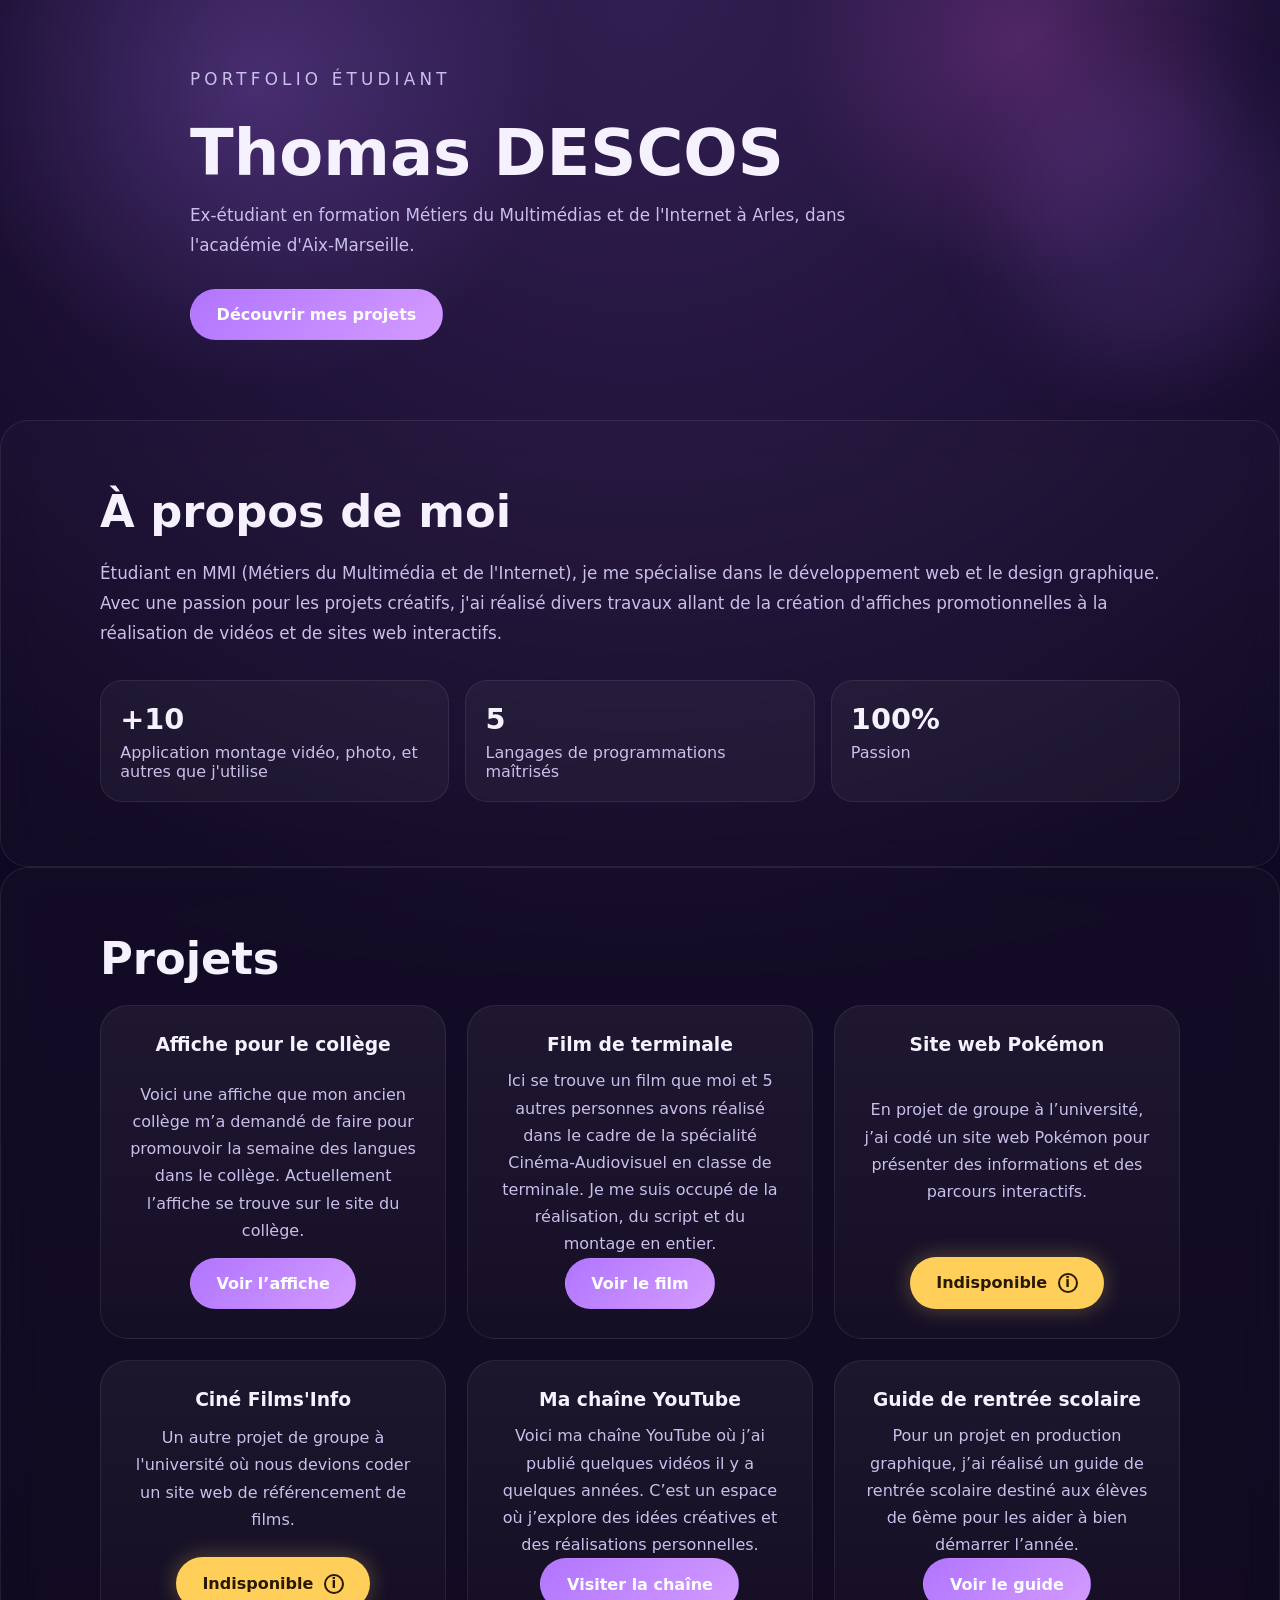
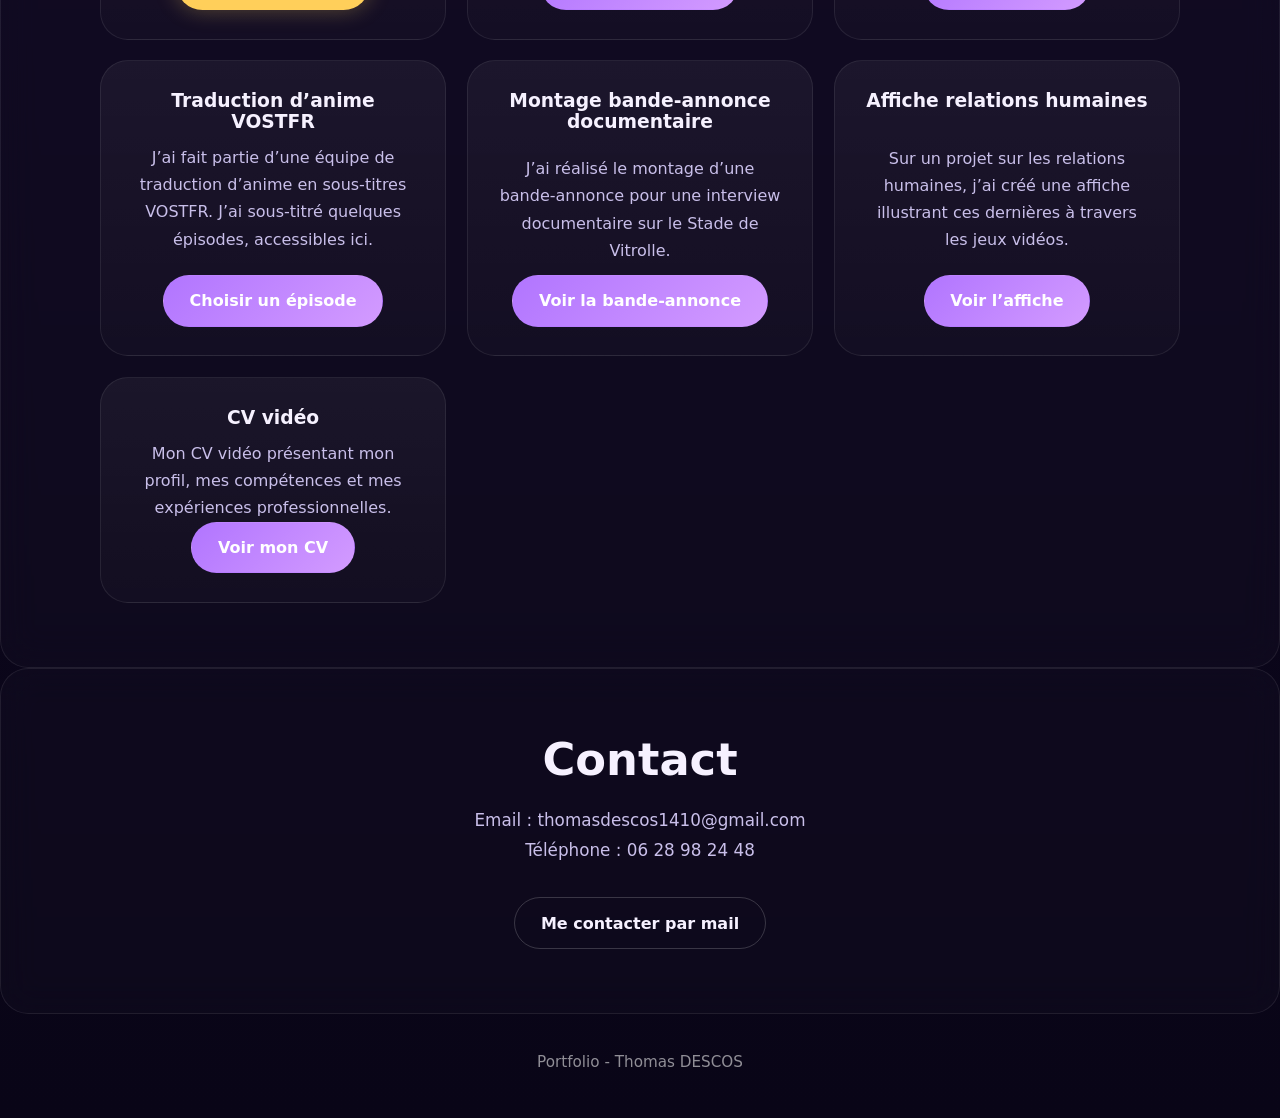
<file: index.html>
<!DOCTYPE html>
<html lang="fr">
<head>
  <meta charset="UTF-8" />
  <meta name="viewport" content="width=device-width, initial-scale=1.0" />
  <title>Portfolio - Thomas DESCOS</title>
  <link rel="stylesheet" href="styles.css" />
</head>
<body>
  <header class="hero">
    <div class="hero-content">
      <p class="eyebrow">Portfolio étudiant</p>
      <h1>Thomas DESCOS</h1>
      <p>Ex-étudiant en formation Métiers du Multimédias et de l'Internet à Arles, dans l'académie d'Aix-Marseille.</p>
      <a href="#projets" class="button">Découvrir mes projets</a>
    </div>
    <div class="hero-decor"></div>
  </header>
  <main>
    <section id="apropos" class="section about">
      <div class="container">
        <h2>À propos de moi</h2>
        <p>Étudiant en MMI (Métiers du Multimédia et de l'Internet), je me spécialise dans le développement web et le design graphique. Avec une passion pour les projets créatifs, j'ai réalisé divers travaux allant de la création d'affiches promotionnelles à la réalisation de vidéos et de sites web interactifs.</p>
        <div class="stats">
          <div>
            <strong>+10</strong>
            <span>Application montage vidéo, photo, et autres que j'utilise</span>
          </div>
          <div>
            <strong>5</strong>
            <span>Langages de programmations maîtrisés</span>
          </div>
          <div>
            <strong>100%</strong>
            <span>Passion</span>
          </div>
        </div>
      </div>
    </section>
    <section id="projets" class="section projects">
      <div class="container">
        <h2>Projets</h2>
        <div class="cards">
          <article class="card">
            <h3>Affiche pour le collège</h3>
            <p>Voici une affiche que mon ancien collège m’a demandé de faire pour promouvoir la semaine des langues dans le collège. Actuellement l’affiche se trouve sur le site du collège.</p>
            <a href="img/affichecollege.png" target="_blank" class="button">Voir l’affiche</a>
          </article>
          <article class="card">
            <h3>Film de terminale</h3>
            <p>Ici se trouve un film que moi et 5 autres personnes avons réalisé dans le cadre de la spécialité Cinéma-Audiovisuel en classe de terminale. Je me suis occupé de la réalisation, du script et du montage en entier.</p>
            <a href="https://youtu.be/QqYcOwtr2Is" target="_blank" class="button">Voir le film</a>
          </article>
          <article class="card">
            <h3>Site web Pokémon</h3>
            <p>En projet de groupe à l’université, j’ai codé un site web Pokémon pour présenter des informations et des parcours interactifs.</p>
            <button type="button" class="bouton-indisponible" aria-haspopup="dialog" aria-controls="fenetre-indisponible">Indisponible <span class="icone-info" aria-hidden="true">i</span></button>
          </article>
          <article class="card">
            <h3>Ciné Films'Info</h3>
            <p>Un autre projet de groupe à l'université où nous devions coder un site web de référencement de films.</p>
            <button type="button" class="bouton-indisponible" aria-haspopup="dialog" aria-controls="fenetre-indisponible">Indisponible <span class="icone-info" aria-hidden="true">i</span></button>
          </article>
          <article class="card">
            <h3>Ma chaîne YouTube</h3>
            <p>Voici ma chaîne YouTube où j’ai publié quelques vidéos il y a quelques années. C’est un espace où j’explore des idées créatives et des réalisations personnelles.</p>
            <a href="https://www.youtube.com/@meyrumiii/videos" target="_blank" class="button">Visiter la chaîne</a>
          </article>
          <article class="card">
            <h3>Guide de rentrée scolaire</h3>
            <p>Pour un projet en production graphique, j’ai réalisé un guide de rentrée scolaire destiné aux élèves de 6ème pour les aider à bien démarrer l’année.</p>
            <a href="Include/descos.pdf" target="_blank" class="button">Voir le guide</a>
          </article>
          <article class="card">
            <h3>Traduction d’anime VOSTFR</h3>
            <p>J’ai fait partie d’une équipe de traduction d’anime en sous-titres VOSTFR. J’ai sous-titré quelques épisodes, accessibles ici.</p>
            <button type="button" class="button choix-episodes" aria-haspopup="dialog" aria-controls="fenetre-episodes">Choisir un épisode</button>
          </article>
          <article class="card">
            <h3>Montage bande-annonce documentaire</h3>
            <p>J’ai réalisé le montage d’une bande-annonce pour une interview documentaire sur le Stade de Vitrolle.</p>
            <a href="https://youtu.be/CJdPYlMrM84" target="_blank" class="button">Voir la bande-annonce</a>
          </article>
          <article class="card">
            <h3>Affiche relations humaines</h3>
            <p>Sur un projet sur les relations humaines, j’ai créé une affiche illustrant ces dernières à travers les jeux vidéos.</p>
            <a href="Include/afficherelation.png" target="_blank" class="button">Voir l’affiche</a>
          </article>
          <article class="card">
            <h3>CV vidéo</h3>
            <p>Mon CV vidéo présentant mon profil, mes compétences et mes expériences professionnelles.</p>
            <a href="https://youtu.be/6aH_HG9uHHE" target="_blank" class="button">Voir mon CV</a>
          </article>
        </div>
      </div>
    </section>
    <section id="contact" class="section contact">
      <div class="container">
        <h2>Contact</h2>
        <p>Email : thomasdescos1410@gmail.com<br>Téléphone : 06 28 98 24 48</p>
        <a href="mailto:thomasdescos1410@gmail.com" class="button outline">Me contacter par mail</a>
      </div>
    </section>
  </main>
  <dialog id="fenetre-episodes" class="fenetre-episodes" aria-labelledby="titre-episodes">
    <h2 id="titre-episodes">Choisir un épisode</h2>
    <div class="liste-episodes">
      <a href="episode.html?episode=1" target="_blank">Épisode 1</a>
      <a href="episode.html?episode=2" target="_blank">Épisode 2</a>
      <a href="episode.html?episode=3" target="_blank">Épisode 3</a>
      <a href="episode.html?episode=4" target="_blank">Épisode 4</a>
      <a href="episode.html?episode=5" target="_blank">Épisode 5</a>
      <a href="episode.html?episode=6" target="_blank">Épisode 6</a>
      <a href="episode.html?episode=7" target="_blank">Épisode 7</a>
      <a href="episode.html?episode=8" target="_blank">Épisode 8</a>
      <a href="episode.html?episode=9" target="_blank">Épisode 9</a>
      <a href="episode.html?episode=10" target="_blank">Épisode 10</a>
    </div>
    <button type="button" class="button fermer-episodes">Fermer</button>
  </dialog>
  <dialog id="fenetre-indisponible" class="fenetre-indisponible" aria-labelledby="message-indisponible">
    <p id="message-indisponible">Site hébergeur indisponible.</p>
    <button type="button" class="button fermer-fenetre">Fermer</button>
  </dialog>
  <footer>
    <p>Portfolio - Thomas DESCOS</p>
  </footer>
  <script>
    const fenetreEpisodes = document.querySelector("#fenetre-episodes");
    document.querySelector(".choix-episodes").addEventListener("click", () => fenetreEpisodes.showModal());
    fenetreEpisodes.querySelector(".fermer-episodes").addEventListener("click", () => fenetreEpisodes.close());
    fenetreEpisodes.addEventListener("click", (event) => {
      if (event.target === fenetreEpisodes) fenetreEpisodes.close();
    });
    const fenetreIndisponible = document.querySelector("#fenetre-indisponible");
    document.querySelectorAll(".bouton-indisponible").forEach((button) => {
      button.addEventListener("click", () => fenetreIndisponible.showModal());
    });
    fenetreIndisponible.querySelector(".fermer-fenetre").addEventListener("click", () => {
      fenetreIndisponible.close();
    });
    fenetreIndisponible.addEventListener("click", (event) => {
      if (event.target === fenetreIndisponible) fenetreIndisponible.close();
    });
  </script>
</body>
</html>
</file>
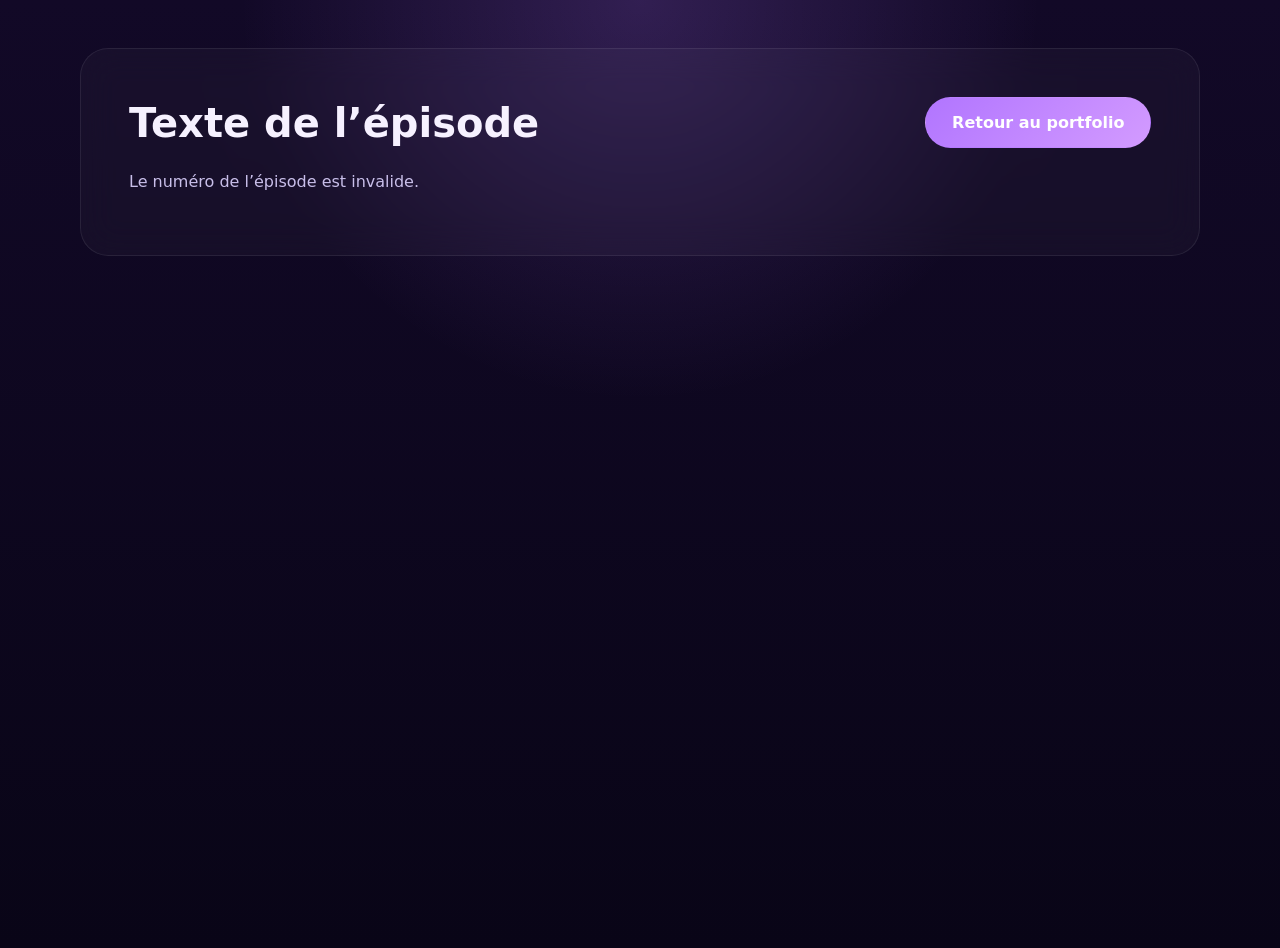
<file: episode.html>
<!DOCTYPE html>
<html lang="fr">
<head>
  <meta charset="UTF-8" />
  <meta name="viewport" content="width=device-width, initial-scale=1.0" />
  <title>Texte de l’épisode - Portfolio</title>
  <link rel="stylesheet" href="styles.css" />
</head>
<body>
  <main class="page-episode">
    <header class="entete-episode">
      <h1 id="titre-episode">Texte de l’épisode</h1>
      <a href="index.html#projets" class="button">Retour au portfolio</a>
    </header>
    <p id="etat-episode" class="etat-episode" role="status" aria-live="polite">Chargement du fichier…</p>
    <pre id="texte-episode" class="texte-episode" hidden></pre>
  </main>
  <script>
    const numeroEpisode = new URLSearchParams(window.location.search).get("episode");
    const titreEpisode = document.querySelector("#titre-episode");
    const etatEpisode = document.querySelector("#etat-episode");
    const texteEpisode = document.querySelector("#texte-episode");

    if (!/^(?:[1-9]|10)$/.test(numeroEpisode || "")) {
      etatEpisode.textContent = "Le numéro de l’épisode est invalide.";
    } else {
      titreEpisode.textContent = `Texte de l’épisode ${numeroEpisode}`;
      fetch(`Include/${numeroEpisode}.ass`)
        .then((reponse) => {
          if (!reponse.ok) {
            throw new Error(`Erreur HTTP ${reponse.status}`);
          }
          return reponse.text();
        })
        .then((contenu) => {
          texteEpisode.textContent = contenu;
          texteEpisode.hidden = false;
          etatEpisode.hidden = true;
        })
        .catch((erreur) => {
          console.error("Impossible de charger le fichier de sous-titres :", erreur);
          etatEpisode.textContent = "Impossible de charger le texte de cet épisode. Réessayez plus tard.";
        });
    }
  </script>
</body>
</html>
</file>
<file: styles.css>
:root {
  color-scheme: dark;
  --bg: #120927;
  --panel: #1f1444;
  --panel-light: #2e1d5f;
  --accent: #b175ff;
  --accent-strong: #d39bff;
  --text: #f6f1ff;
  --muted: #c9bfea;
  --border: rgba(255, 255, 255, 0.12);
}

* {
  box-sizing: border-box;
}

body {
  margin: 0;
  font-family: "Inter", system-ui, sans-serif;
  background: radial-gradient(circle at top, rgba(177, 117, 255, 0.2), transparent 35%),
    linear-gradient(180deg, #120927 0%, #090517 100%);
  color: var(--text);
  min-height: 100vh;
}

a {
  color: inherit;
  text-decoration: none;
}

button,
.button {
  display: inline-flex;
  align-items: center;
  justify-content: center;
  font-family: inherit;
  font-size: inherit;
  font-weight: 600;
  border-radius: 999px;
  padding: 0.95rem 1.6rem;
  border: 1px solid transparent;
  transition: transform 0.2s ease, background 0.2s ease, border-color 0.2s ease;
}

.button:hover,
button:hover {
  transform: translateY(-2px);
}

.button {
  background: linear-gradient(135deg, var(--accent), var(--accent-strong));
  color: white;
}

.button.outline {
  background: transparent;
  border-color: rgba(255, 255, 255, 0.18);
  color: var(--text);
}

.bouton-indisponible {
  gap: 0.65rem;
  margin-top: 1.4rem;
  background: #ffcf5a;
  color: #281900;
  cursor: pointer;
  box-shadow: 0 0 22px rgba(255, 207, 90, 0.3);
}

.bouton-indisponible:hover {
  background: #ffdc80;
}

.icone-info {
  display: inline-flex;
  align-items: center;
  justify-content: center;
  width: 1.25rem;
  height: 1.25rem;
  border: 2px solid currentColor;
  border-radius: 50%;
  font-size: 0.85rem;
  font-weight: 800;
  line-height: 1;
}

.choix-episodes {
  margin-top: 1.4rem;
  cursor: pointer;
}

.fenetre-episodes {
  width: min(90vw, 32rem);
  padding: 2rem;
  border: 1px solid var(--border);
  border-radius: 24px;
  background: var(--panel);
  color: var(--text);
  text-align: center;
  box-shadow: 0 20px 70px rgba(0, 0, 0, 0.55);
}

.fenetre-episodes::backdrop {
  background: rgba(5, 2, 15, 0.72);
  backdrop-filter: blur(6px);
}

.fenetre-episodes h2 {
  margin: 0 0 1.5rem;
}

.liste-episodes {
  display: grid;
  grid-template-columns: repeat(2, minmax(0, 1fr));
  gap: 0.75rem;
  margin-bottom: 1.5rem;
}

.liste-episodes a {
  padding: 0.9rem;
  border: 1px solid var(--border);
  border-radius: 16px;
  background: rgba(255, 255, 255, 0.05);
  transition: background 0.2s ease, transform 0.2s ease;
}

.liste-episodes a:hover {
  background: var(--panel-light);
  transform: translateY(-2px);
}

.fermer-episodes {
  cursor: pointer;
}

.page-episode {
  width: min(92vw, 70rem);
  margin: 3rem auto;
  padding: clamp(1.5rem, 4vw, 3rem);
  border: 1px solid rgba(255, 255, 255, 0.08);
  border-radius: 28px;
  background: rgba(255, 255, 255, 0.03);
  backdrop-filter: blur(18px);
}

.entete-episode {
  display: flex;
  align-items: center;
  justify-content: space-between;
  gap: 1rem;
  margin-bottom: 1.5rem;
}

.entete-episode h1 {
  margin: 0;
  font-size: clamp(1.7rem, 4vw, 2.5rem);
}

.texte-episode {
  max-height: 70vh;
  overflow: auto;
  margin: 0;
  padding: 1.5rem;
  border: 1px solid var(--border);
  border-radius: 18px;
  background: rgba(9, 5, 23, 0.65);
  color: var(--muted);
  font: 0.9rem/1.65 Consolas, "Courier New", monospace;
  white-space: pre-wrap;
  overflow-wrap: anywhere;
}

.etat-episode {
  color: var(--muted);
}

.fenetre-indisponible {
  width: min(90vw, 24rem);
  padding: 2rem;
  border: 1px solid var(--border);
  border-radius: 24px;
  background: var(--panel);
  color: var(--text);
  text-align: center;
  box-shadow: 0 20px 70px rgba(0, 0, 0, 0.55);
}

.fenetre-indisponible::backdrop {
  background: rgba(5, 2, 15, 0.72);
  backdrop-filter: blur(4px);
}

.fenetre-indisponible p {
  margin: 0 0 1.5rem;
  color: var(--text);
  line-height: 1.6;
}

.fenetre-indisponible .fermer-fenetre {
  cursor: pointer;
}

.hero {
  position: relative;
  padding: 4rem 1.5rem 5rem;
  overflow: hidden;
}

.hero::before {
  content: "";
  position: absolute;
  inset: 0;
  background: radial-gradient(circle at 20% 20%, rgba(177, 117, 255, 0.25), transparent 28%),
    radial-gradient(circle at 80% 10%, rgba(255, 107, 250, 0.2), transparent 22%);
  pointer-events: none;
}

.hero-content {
  position: relative;
  max-width: 900px;
  margin: 0 auto;
  z-index: 1;
}

.eyebrow {
  display: inline-block;
  margin-bottom: 1rem;
  color: var(--accent);
  text-transform: uppercase;
  letter-spacing: 0.25em;
  font-size: 0.9rem;
}

.hero h1 {
  margin: 0 0 1rem;
  font-size: clamp(2.6rem, 5vw, 4.2rem);
  line-height: 0.95;
}

.hero p {
  max-width: 720px;
  margin: 0 0 1.8rem;
  color: var(--muted);
  font-size: 1.05rem;
  line-height: 1.8;
}

.hero-decor {
  position: absolute;
  right: -10px;
  top: 20%;
  width: 280px;
  height: 280px;
  border-radius: 50%;
  background: rgba(177, 117, 255, 0.12);
  filter: blur(40px);
}

.section {
  padding: 4rem 1.5rem;
}

.container {
  max-width: 1080px;
  margin: 0 auto;
}

.about,
.projects,
.contact {
  background: rgba(255, 255, 255, 0.02);
  border: 1px solid rgba(255, 255, 255, 0.08);
  border-radius: 28px;
  backdrop-filter: blur(18px);
}

.section h2 {
  margin: 0 0 1.2rem;
  font-size: clamp(2rem, 4vw, 2.8rem);
}

.about p,
.contact p {
  margin: 0 0 2rem;
  color: var(--muted);
  font-size: 1.05rem;
  line-height: 1.8;
}

.stats {
  display: grid;
  grid-template-columns: repeat(3, minmax(0, 1fr));
  gap: 1rem;
}

.stats div {
  padding: 1.3rem 1.2rem;
  border-radius: 22px;
  background: rgba(255, 255, 255, 0.04);
  border: 1px solid rgba(255, 255, 255, 0.08);
}

.stats strong {
  display: block;
  font-size: 1.8rem;
  margin-bottom: 0.4rem;
}

.stats span {
  color: var(--muted);
}

.cards {
  display: grid;
  grid-template-columns: repeat(3, minmax(0, 1fr));
  gap: 1.3rem;
}

.card {
  padding: 1.8rem;
  border-radius: 28px;
  background: linear-gradient(180deg, rgba(255, 255, 255, 0.05), rgba(255, 255, 255, 0.02));
  border: 1px solid rgba(255, 255, 255, 0.08);
  display: flex;
  flex-direction: column;
  justify-content: space-between;
  align-items: center;
  text-align: center;
}

.card h3 {
  margin-top: 0;
  margin-bottom: 0.75rem;
}

.card p {
  margin: 0;
  color: var(--muted);
  line-height: 1.7;
}

.contact {
  text-align: center;
}

footer {
  text-align: center;
  padding: 1.5rem 1.5rem 2rem;
  color: rgba(255, 255, 255, 0.55);
  font-size: 0.95rem;
}

@media (max-width: 900px) {
  .stats,
  .cards {
    grid-template-columns: 1fr;
  }
}

@media (max-width: 640px) {
  .hero {
    padding-top: 3rem;
  }

  .hero-decor {
    width: 200px;
    height: 200px;
    top: 10%;
  }

  .entete-episode {
    align-items: flex-start;
    flex-direction: column;
  }
}
</file>
